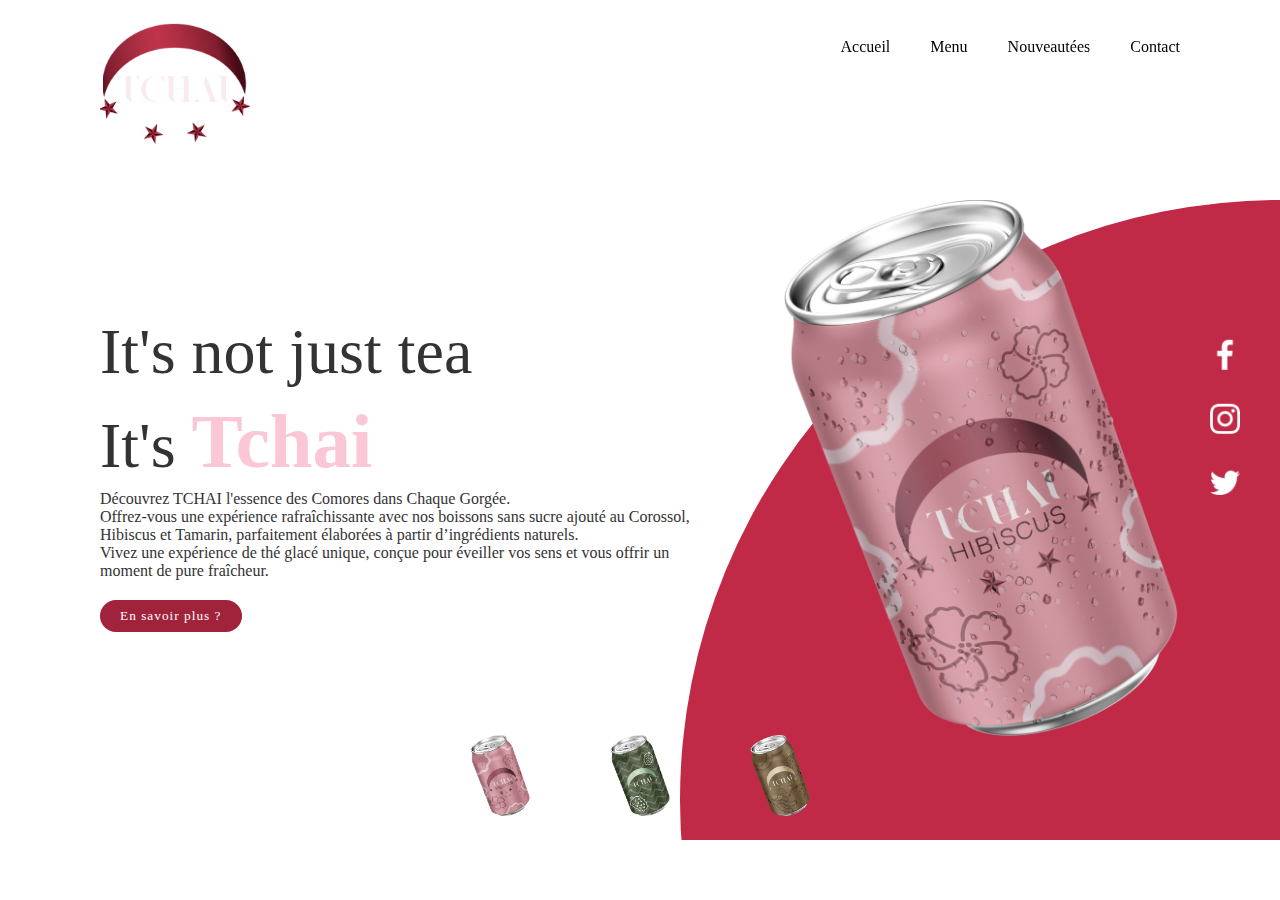
<file: index.html>
<!DOCTYPE html>
<html>
<head>
	<meta charset="utf-8">
	<meta name="viewport" content="width=device-width, initial-scale=1">
	<link rel="stylesheet" type="text/css" href="css/style.css">
	 <link rel="shortcut icon" href="img/icon.png" />
	<title>TCHAI</title>
</head>
<body>
	<section>
		<div class="rond">
			
		</div>
		<header>
			<a href="#" class="logo"><img src="img/logo2.png" class="top"></a>
			<ul>
				<li><a href="#" class="menu">Accueil</a></li>
				<li><a href="html/menu.html" class="menu">Menu</a></li>
				<li><a href="#" class="menu">Nouveautées</a></li>
				<li><a href="html/contact.html" class="menu">Contact</a></li>
			</ul>
		</header>
		<div class="content">
			<div class="textbox">
				<h2>It's not just tea<br>It's <span>Tchai</span></h2>
				<p>Découvrez TCHAI l'essence des Comores dans Chaque Gorgée.
				<br>Offrez-vous une expérience rafraîchissante avec nos boissons sans sucre ajouté au 
				Corossol, Hibiscus et Tamarin, parfaitement élaborées à partir d’ingrédients naturels.
				<br>Vivez une expérience de thé glacé unique, conçue pour éveiller vos sens et vous offrir un moment de pure fraîcheur.</p>
				<button>En savoir plus ?</button> 
			</div>
			<div class="imgBox">
				<img src="img/M.png" class="TCHAI">
			</div>
		</div>
		<ul class="pouce">
			<li> <img src="img/M.png" class="gouts"onclick="imgSlider('img/M.png');ChangeCouleurRond('#c02a47');ChangeCouleurtexte('#ffc2d4');ChangeCouleurBoutton('#c02a47');logoSlider('img/logo2.png');"></li>

			<li> <img src="img/L.png" class="gouts"onclick="imgSlider('img/L.png');ChangeCouleurRond('#4F7942');ChangeCouleurtexte('#82cc9c');ChangeCouleurBoutton('#4F7942');logoSlider('img/logo3.png')"></li>

			<li> <img src="img/R.png" class="gouts"onclick="imgSlider('img/R.png');ChangeCouleurRond('#a46b0f');ChangeCouleurtexte('#a48657');ChangeCouleurBoutton('#a46b0f');logoSlider('img/logo4.png')"></li>
		</ul>
		<ul class="sci">
			<li><a href="https://facebook.com/" target="_blank"><img src="img/facebook.png"></a></li>
			<li><a href="https://www.instagram.com/" target="_blank"><img src="img/instagram.png"></a></li>
			<li><a href="https://twitter.com/" target="_blank"><img src="img/twitter.png"></a></li>
		</ul>
	</section>

	<script type="text/javascript">
		function imgSlider(anything){
			document.querySelector('.TCHAI').src = anything;
		}

		function logoSlider(anything){
			document.querySelector('.top').src = anything;
		}

		function ChangeCouleurRond(color) {
    const rond = document.querySelector('.rond');
    rond.style.background = color;

	}
		function ChangeCouleurtexte(color) {
    const span = document.querySelector('span');
    const menuLinks = document.querySelectorAll('.menu');

    span.style.color = color;


    menuLinks.forEach(link => {
        link.style.backgroundImage = `linear-gradient(to right, ${color}, ${color} 50%, #000 50%)`;
         const underline = link.querySelector('::before');
        if (underline) {
            underline.style.background = color;
        }
    });
}
		function ChangeCouleurBoutton(color) {
			const button = document.querySelector('button');
			button.style.background = color
		}
	</script>
</body>
</html>
</file>
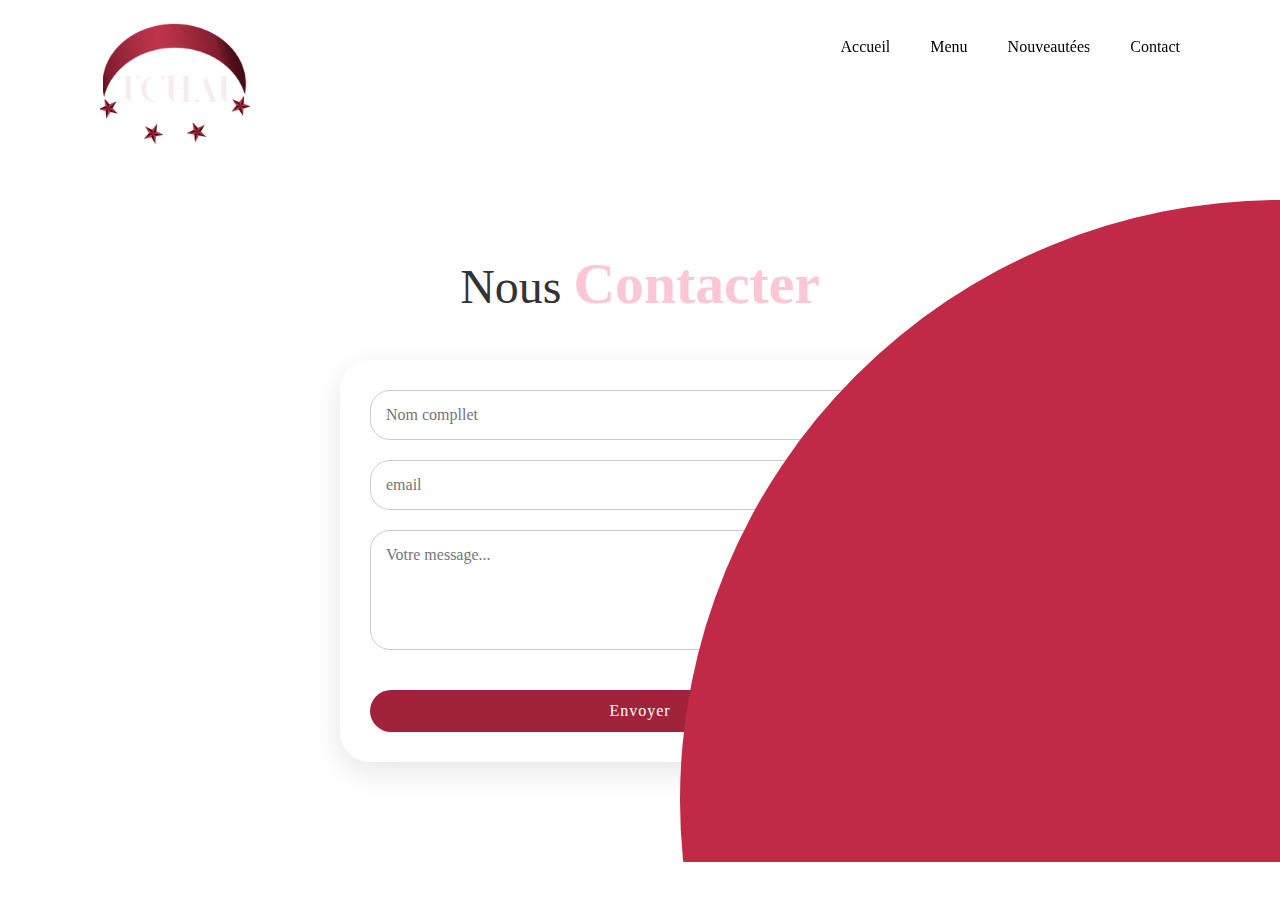
<file: html/contact.html>
<!DOCTYPE html>
<html lang="en">
<head>
	<meta charset="UTF-8">
	<meta name="viewport" content="width=device-width, initial-scale=1.0">
	<title>Contact - TCHAI</title>
	<link rel="stylesheet" href="../css/style.css">
	<link rel="stylesheet" href="../css/contact.css">
	<link rel="shortcut icon" href="../img/icon.png" />
</head>
<body>
	<section>
		<div class="rond"></div>
		<header>
			<a href="#" class="logo"><img src="../img/logo2.png" class="top"></a>
			<ul>
				<li><a href="../index.html" class="menu">Accueil</a></li>
				<li><a href="menu.html" class="menu">Menu</a></li>
				<li><a href="#" class="menu">Nouveautées</a></li>
				<li><a href="" class="menu">Contact</a></li>
			</ul>
		</header>

		<div class="contact-content">
			<h2>Nous <span>Contacter</span></h2>
			<form action="#" method="post">
				<input type="text" name="name" placeholder="Nom compllet" required>
				<input type="email" name="email" placeholder="email" required>
				<textarea name="message" placeholder="Votre message..." required></textarea>
				<button type="submit">Envoyer</button>
			</form>
		</div>
	</section>
</body>
</html>
</file>
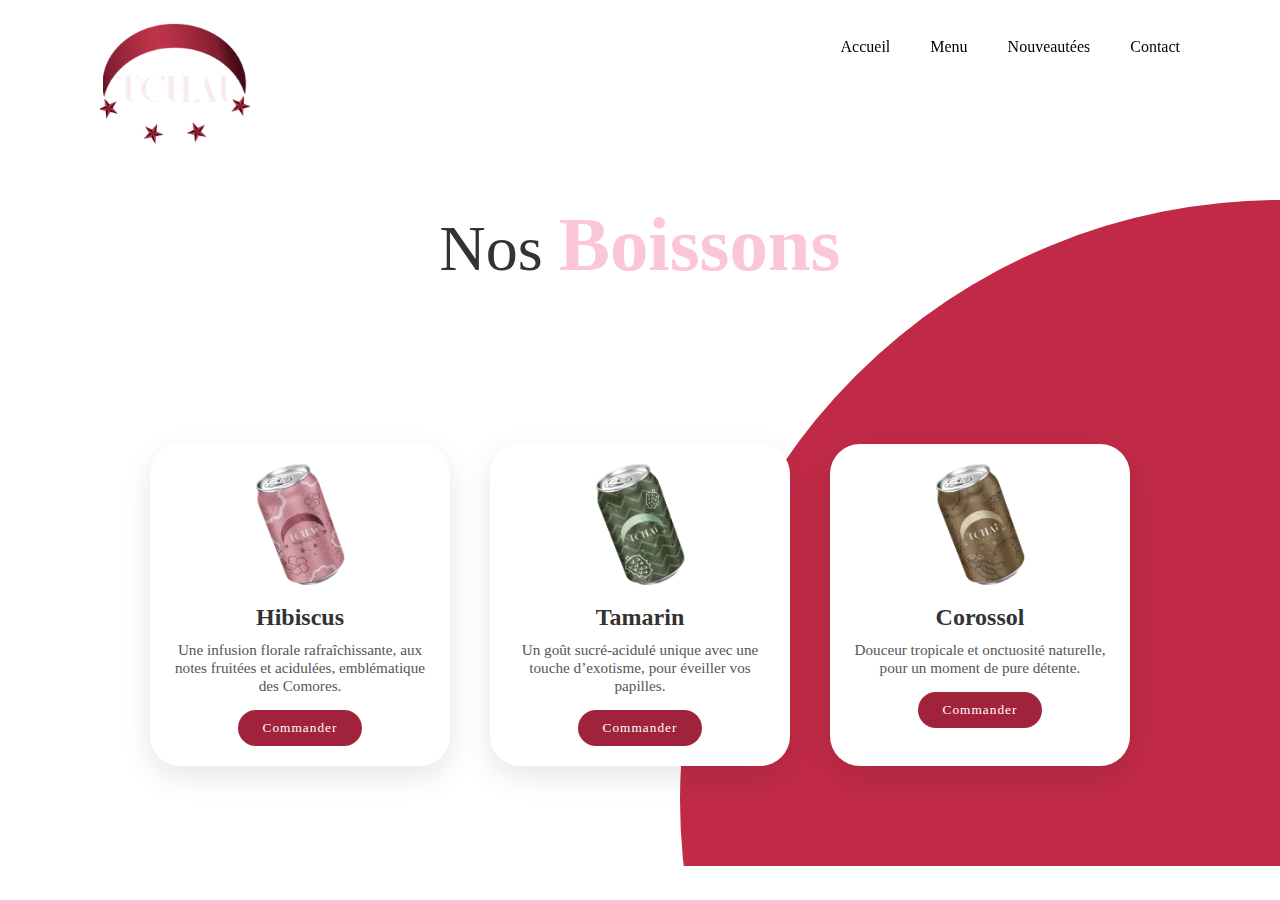
<file: html/menu.html>
<!DOCTYPE html>
<html lang="fr">
<head>
	<meta charset="utf-8">
	<meta name="viewport" content="width=device-width, initial-scale=1">
	<title>Menu - TCHAI</title>
	<link rel="stylesheet" type="text/css" href="../css/style.css">
	<link rel="stylesheet" type="text/css" href="../css/menu.css">
	<link rel="shortcut icon" href="../img/icon.png" />
</head>
<body>
	<section>
		<div class="rond"></div>
		<header>
			<a href="#" class="logo"><img src="../img/logo2.png" class="top"></a>
			<ul>
				<li><a href="../index.html" class="menu">Accueil</a></li>
				<li><a href="menu.html" class="menu">Menu</a></li>
				<li><a href="#" class="menu">Nouveautées</a></li>
				<li><a href="contact.html" class="menu">Contact</a></li>
			</ul>
		</header>

		<div class="content" style="flex-direction: column; align-items: center;">
			<h2>Nos <span>Boissons</span></h2>
			<div class="menu-section">
				<div class="boire-card">
					<img src="../img/M.png" alt="Hibiscus">
					<h3>Hibiscus</h3>
					<p>Une infusion florale rafraîchissante, aux notes fruitées et acidulées, emblématique des Comores.</p>
					<button>Commander</button>
				</div>

				<div class="boire-card">
					<img src="../img/L.png" alt="Tamarind">
					<h3>Tamarin</h3>
					<p>Un goût sucré-acidulé unique avec une touche d’exotisme, pour éveiller vos papilles.</p>
					<button>Commander</button>
				</div>

				<div class="boire-card">
					<img src="../img/R.png" alt="Soursop">
					<h3>Corossol</h3>
					<p>Douceur tropicale et onctuosité naturelle, pour un moment de pure détente.</p>
					<button>Commander</button>
				</div>
			</div>
		</div>
	</section>
</body>
</html>
</file>
<file: css/style.css>
*{
	margin :0;
	padding: 0;
	font-family: 'poppins';
	box-sizing: border-box;
}
section{
	position: relative;
	width: 100%;
	min-height: 10vh;
	padding: 100px;
	display: flex;
	justify-content: space-between;
	align-items: center;
	background: #fff;
}
header{
	position: absolute;
	top: 0;
	left: 0;
	width: 100%;
	padding: 20px 100px;
	display: flex;
	justify-content: space-between;
	align-items: center;
}
.logo{
	position: relative;
	max-width: 40px;
}
.top{
	position: relative;
	max-width: 150px;
}
header ul{
	position: relative;
	display: flex;
	margin-bottom: 100px;
}
header  ul li{
	list-style: none;
}
header ul li a{
	display: inline-block;
	color: #333;
	font-weight: 400;
	margin-left: 40px;
	text-decoration: none;
	font-size: 1em;
}
.content{
	position: relative;
	padding-top: 100px;
	width: 100%;
	display: flex;
	justify-content: space-between;
	align-items: center;
}
.content .textbox{
	position: relative;
	max-width: 600px;
}
h2{
	color: #333;
	font-size: 4em;
	line-height: 1.4em;
	font-weight: 500;
}
 span{
	color: #fbc6d5;
	font-size: 1.2em;
	font-weight: 900;
}
.textbox p{
	color: #333;
}
button{
	display: inline-block;
	margin-top: 20px;
	padding: 8px 20px;
	background: #a0233b;
	color: #fff;
	border-radius :40px;
	border: 0;
	font-weight: 500;
	letter-spacing: 1px;
	text-decoration: none;
}

.imgbox{
	width: 600px;
	display: flex;
	justify-content: flex-send;
	padding-right: 50px;
	margin-top: 50px;
}
.TCHAI{
	max-width: 400px;

}
.gouts{
	max-width: 60px;
}
.pouce{
	position: absolute;
	left: 50%;
	bottom: 20px;
	transform: translateX(-50%);
	display: flex;
}
.pouce li .gouts{
	list-style: none;
	display: inline-block;
	margin: 0 20px;
	cursor: pointer;
	transition: transform 0.5s;
}
.pouce li{
	list-style: none;
	margin: 0 20px;
	display: inline-block;
	cursor: pointer;
	transition: transform 0.5s;
}
.pouce li :hover{
	transform: translateY(-15px);
	
}
 
.sci{
	position: absolute;
	top: 50%;
	right: 30px;
	transform: translateY(-50%);
	display: flex;
	justify-content: center;
	align-items: center;
	flex-direction: column;
}

.sci li{
	list-style: none;
}
.sci li a{
	display: inline-block;
	margin: 5px 0;
	transform: scale(0.6);
}

.sci li img{
	max-width: 50px;
}

.rond{
	position: absolute;
	top: 0;
	left: 0;
	width: 100%;
	height: 100%;
	background: #c02a47;
	clip-path: circle(600px at right 800px);
}


.menu{
  background-image: linear-gradient(
    to right,
    #ff758f,
    #ff758f 50%,
    #000 50%
  );
  background-size: 200% 100%;
  background-position: -100%;
  display: inline-block;
  padding: 5px 0;
  position: relative;
  -webkit-background-clip: text;
  -webkit-text-fill-color: transparent;
  transition: all 0.3s ease-in-out;
}

.menu:before{
  content: '';
  background: currentColor;
  display: block;
  position: absolute;
  bottom: -3px;
  left: 0;
  width: 0;
  height: 3px;
  transition: all 0.3s ease-in-out;
}

.menu:hover {
 background-position: 0;
}

.menu:hover::before{
  width: 100%;
}


button{
		cursor: pointer;
}
</file>
<file: css/contact.css>
.contact-content {
	padding-top: 150px;
	width: 100%;
	display: flex;
	flex-direction: column;
	align-items: center;
}

.contact-content h2 {
	font-size: 3em;
	color: #333;
	text-align: center;
	margin-bottom: 40px;
}

form {
	background: #fff;
	padding: 30px;
	border-radius: 30px;
	box-shadow: 0 10px 30px rgba(0,0,0,0.1);
	width: 100%;
	max-width: 600px;
	display: flex;
	flex-direction: column;
	gap: 20px;
}

input, textarea {
	width: 100%;
	padding: 15px;
	border-radius: 20px;
	border: 1px solid #ccc;
	font-size: 1em;
	font-family: 'poppins';
}

textarea {
	resize: vertical;
	min-height: 120px;
}

form button {
	background: #a0233b;
	color: #fff;
	padding: 12px;
	border: none;
	border-radius: 30px;
	font-size: 1em;
	font-weight: 500;
	cursor: pointer;
	transition: background 0.3s ease;
}

form button:hover {
	background: #7d1b2f;
}
</file>
<file: css/menu.css>
.menu-section {
	margin-top: 150px;
	display: flex;
	flex-wrap: wrap;
	justify-content: center;
	gap: 40px;
}

.boire-card {
	background: #fff;
	border-radius: 30px;
	box-shadow: 0 10px 30px rgba(0,0,0,0.1);
	width: 300px;
	padding: 20px;
	text-align: center;
	transition: transform 0.3s ease;
}

.boire-card:hover {
	transform: translateY(-10px);
}

.boire-card img {
	max-width: 35%;
	border-radius: 20px;
}

.boire-card h3 {
	margin: 15px 0 10px;
	font-size: 1.5em;
	color: #333;
}

.boire-card p {
	font-size: 0.95em;
	color: #555;
}

.boire-card button {
	margin-top: 15px;
	background: #a0233b;
	color: white;
	padding: 10px 25px;
	border-radius: 30px;
	border: none;
	cursor: pointer;
	font-weight: 500;
	transition: background 0.3s ease;
}

.boire-card button:hover {
	background: #7d1b2f;
}
</file>
